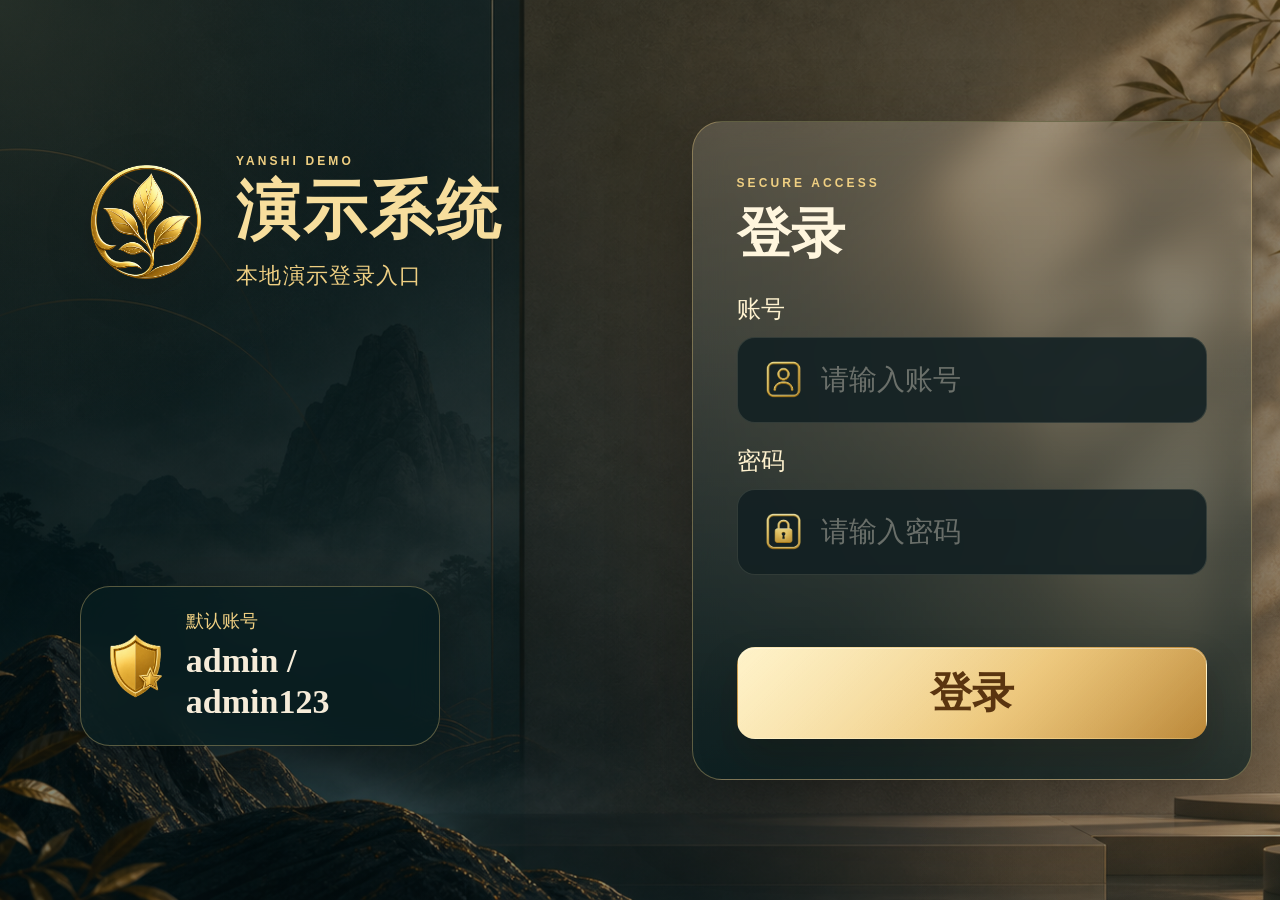
<file: index.html>
<!DOCTYPE html>
<html lang="zh-CN">
  <head>
    <meta charset="UTF-8" />
    <meta name="viewport" content="width=device-width, initial-scale=1.0" />
    <title>演示系统 - 首页</title>
    <link rel="stylesheet" href="./assets/css/styles.css" />
  </head>
  <body class="home-page">
    <div class="shell">
      <header class="topbar">
        <div class="topbar-brand">
          <img src="./assets/images/icons/transparent/logo.png" alt="演示系统标识" />
          <div>
            <p class="eyebrow">Yanshi Demo</p>
            <h1>演示系统首页</h1>
          </div>
        </div>

        <div class="topbar-actions">
          <div class="topbar-user">
            <div class="topbar-user-icon">
              <img src="./assets/images/icons/transparent/user.png" alt="" />
            </div>
            <div id="user-meta" class="user-meta"></div>
            <span id="user-role-badge" class="role-badge">管理员</span>
          </div>

          <button id="logout-button" class="ghost-button" type="button">
            <img src="./assets/images/icons/transparent/logout.png" alt="" />
            <span>退出登录</span>
          </button>
        </div>
      </header>

      <main class="dashboard">
        <section class="welcome-panel">
          <div class="welcome-copy">
            <p class="eyebrow">Welcome Back</p>
            <h2 id="welcome-text">正在加载首页信息...</h2>
            <p class="hero-text">高效、安全、稳定、智能。这里是演示系统的首页工作台，可继续扩展业务入口与概览信息。</p>
          </div>
        </section>

        <section class="card-grid">
          <article class="info-card">
            <div class="info-card-icon">
              <img src="./assets/images/icons/transparent/user.png" alt="" />
            </div>
            <div class="info-card-copy">
              <h3>当前用户</h3>
              <p id="user-name">--</p>
              <span>系统管理员账户</span>
            </div>
          </article>

          <article class="info-card">
            <div class="info-card-icon">
              <img src="./assets/images/icons/transparent/shield.png" alt="" />
            </div>
            <div class="info-card-copy">
              <h3>当前角色</h3>
              <p id="user-role">--</p>
              <span>拥有全部系统权限</span>
            </div>
          </article>

          <article class="info-card">
            <div class="info-card-icon">
              <img src="./assets/images/icons/transparent/monitor.png" alt="" />
            </div>
            <div class="info-card-copy">
              <h3>系统状态</h3>
              <p>运行正常</p>
              <span>本地服务连接良好</span>
            </div>
          </article>
        </section>

        <section class="actions-panel">
          <div class="panel-heading">
            <h3>快捷操作</h3>
            <button id="refresh-button" class="secondary-button panel-button" type="button">刷新数据</button>
          </div>
          <ul id="action-list" class="action-list"></ul>
        </section>
      </main>
    </div>
    <script src="./assets/js/common.js"></script>
    <script src="./assets/js/index.js"></script>
  </body>
</html>
</file>
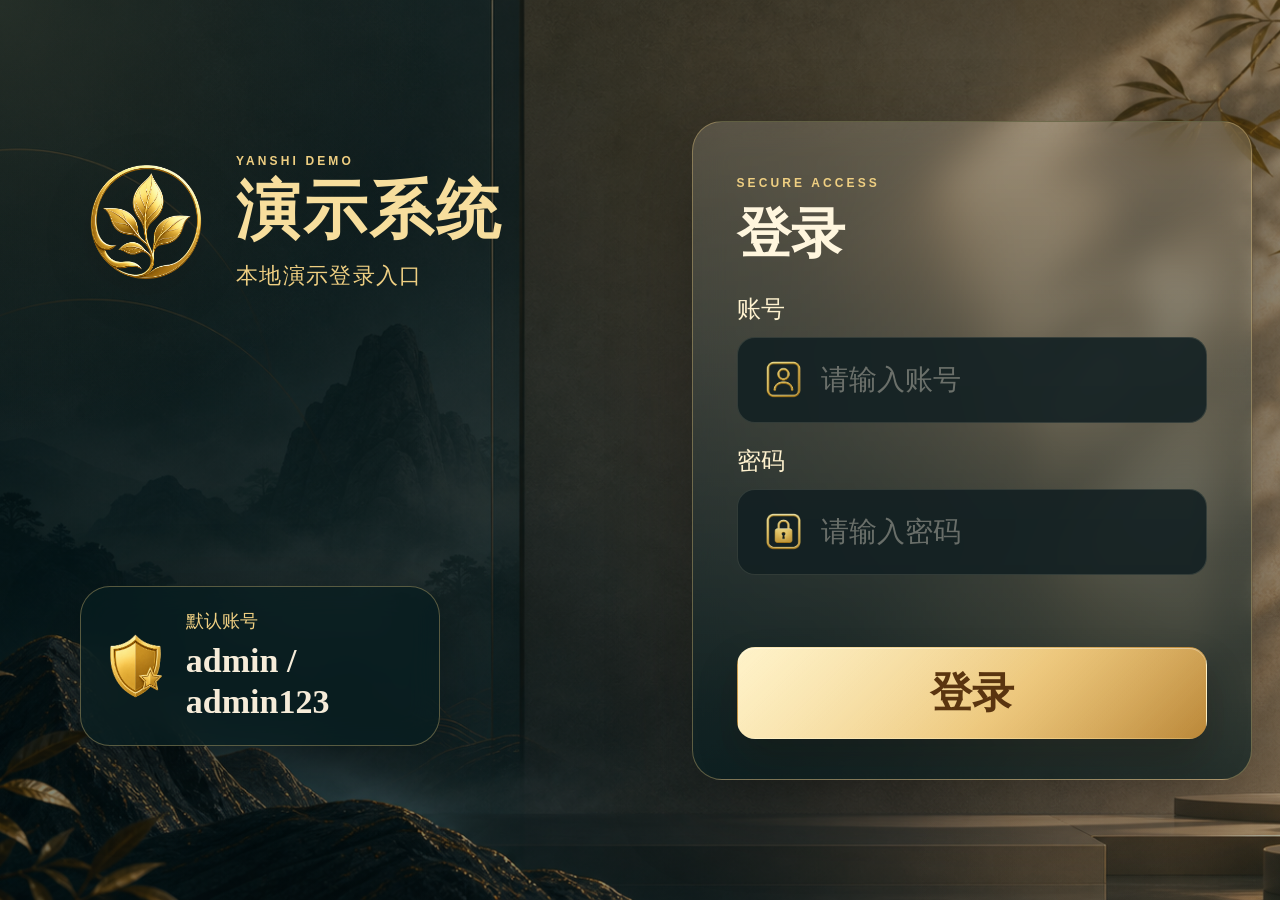
<file: login.html>
<!DOCTYPE html>
<html lang="zh-CN">
  <head>
    <meta charset="UTF-8" />
    <meta name="viewport" content="width=device-width, initial-scale=1.0" />
    <title>演示系统 - 登录</title>
    <link rel="stylesheet" href="./assets/css/styles.css" />
  </head>
  <body class="auth-page">
    <main class="auth-stage">
      <section class="auth-showcase">
        <div class="brand-mark">
          <img src="./assets/images/icons/transparent/logo.png" alt="演示系统标识" />
          <div>
            <p class="eyebrow">Yanshi Demo</p>
            <h1>演示系统</h1>
            <p class="showcase-subtitle">本地演示登录入口</p>
          </div>
        </div>

        <div class="auth-default-card">
          <img src="./assets/images/icons/transparent/shield.png" alt="" />
          <div>
            <span>默认账号</span>
            <strong>admin / admin123</strong>
          </div>
        </div>
      </section>

      <section class="auth-panel">
        <form id="login-form" class="auth-form">
          <div class="auth-form-header">
            <p class="eyebrow">Secure Access</p>
            <h2>登录</h2>
          </div>

          <label class="field">
            <span>账号</span>
            <span class="field-shell">
              <img class="field-icon" src="./assets/images/icons/transparent/account.png" alt="" />
              <input id="username" name="username" type="text" placeholder="请输入账号" autocomplete="username" />
            </span>
          </label>

          <label class="field">
            <span>密码</span>
            <span class="field-shell">
              <img class="field-icon" src="./assets/images/icons/transparent/lock.png" alt="" />
              <input id="password" name="password" type="password" placeholder="请输入密码" autocomplete="current-password" />
            </span>
          </label>

          <p id="form-message" class="form-message" aria-live="polite"></p>
          <button id="submit-button" class="primary-button auth-submit" type="submit">登录</button>
        </form>
      </section>
    </main>
    <script src="./assets/js/common.js"></script>
    <script src="./assets/js/login.js"></script>
  </body>
</html>
</file>
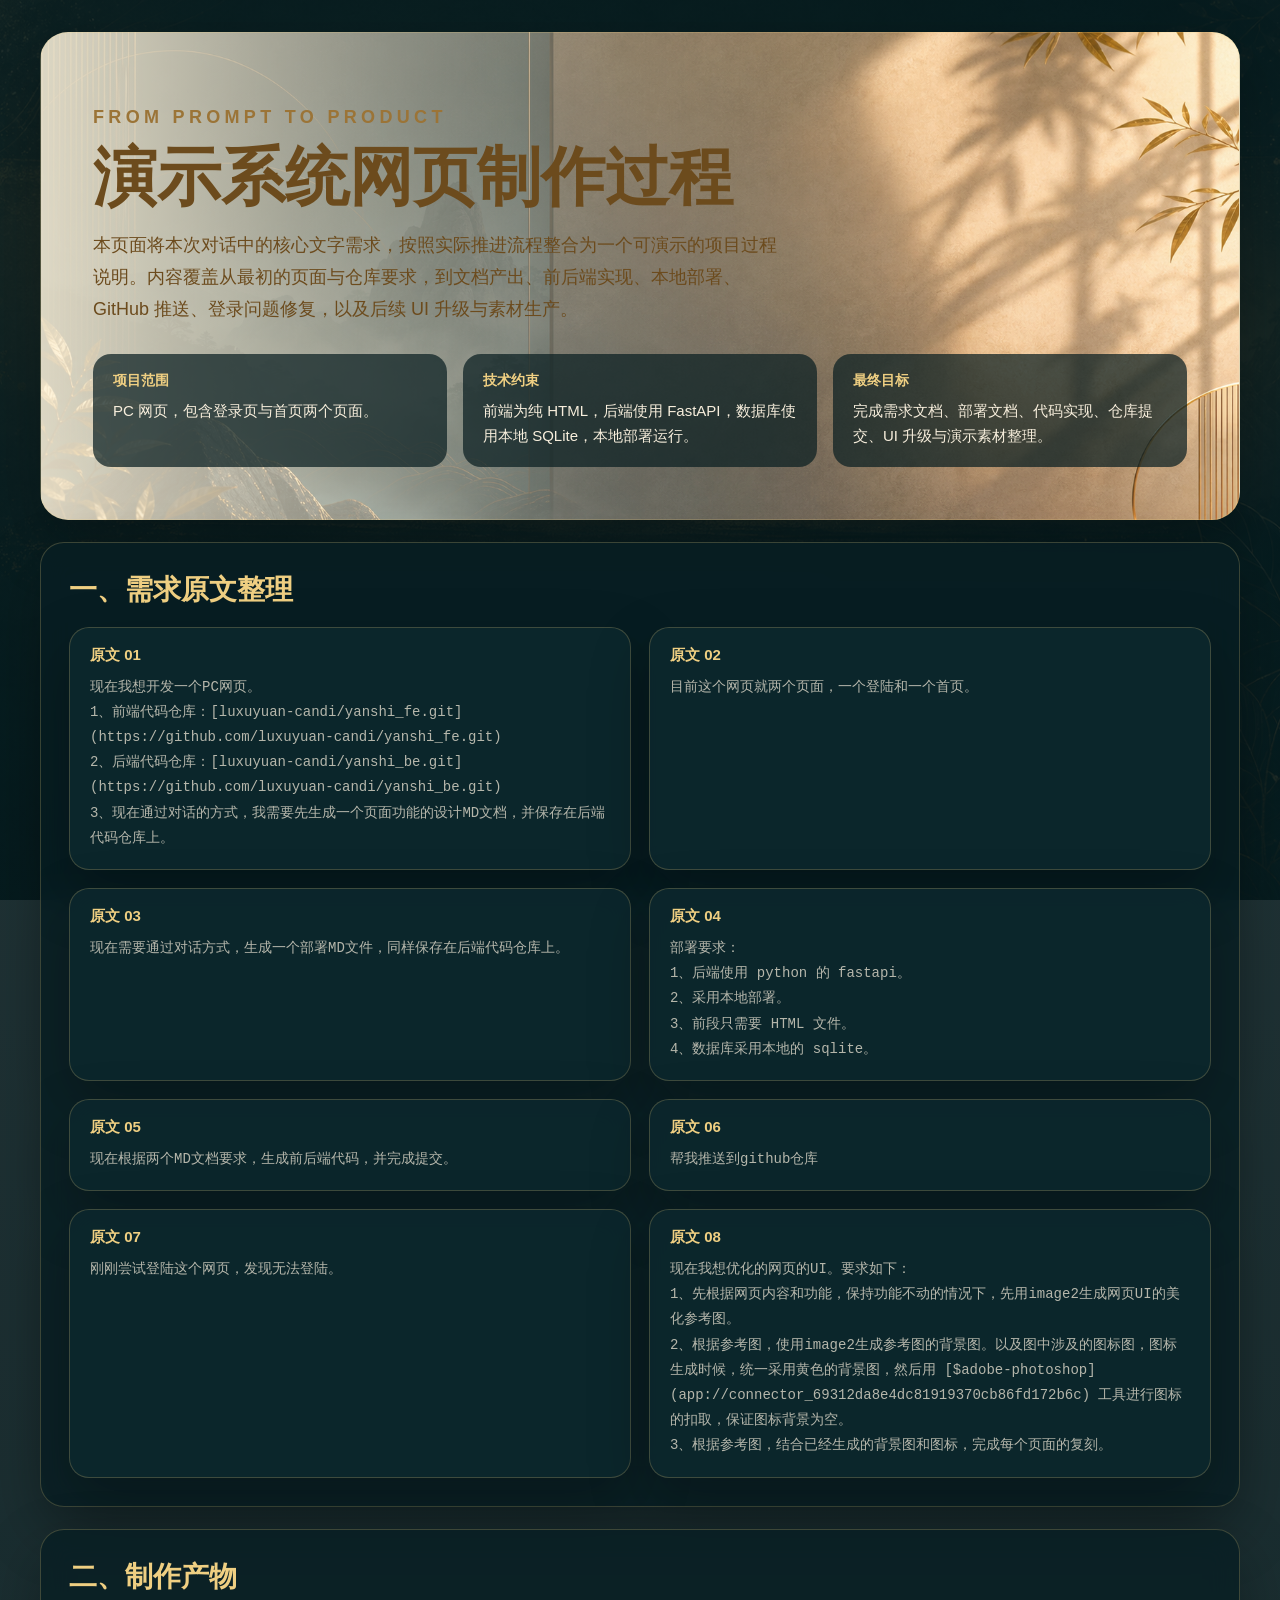
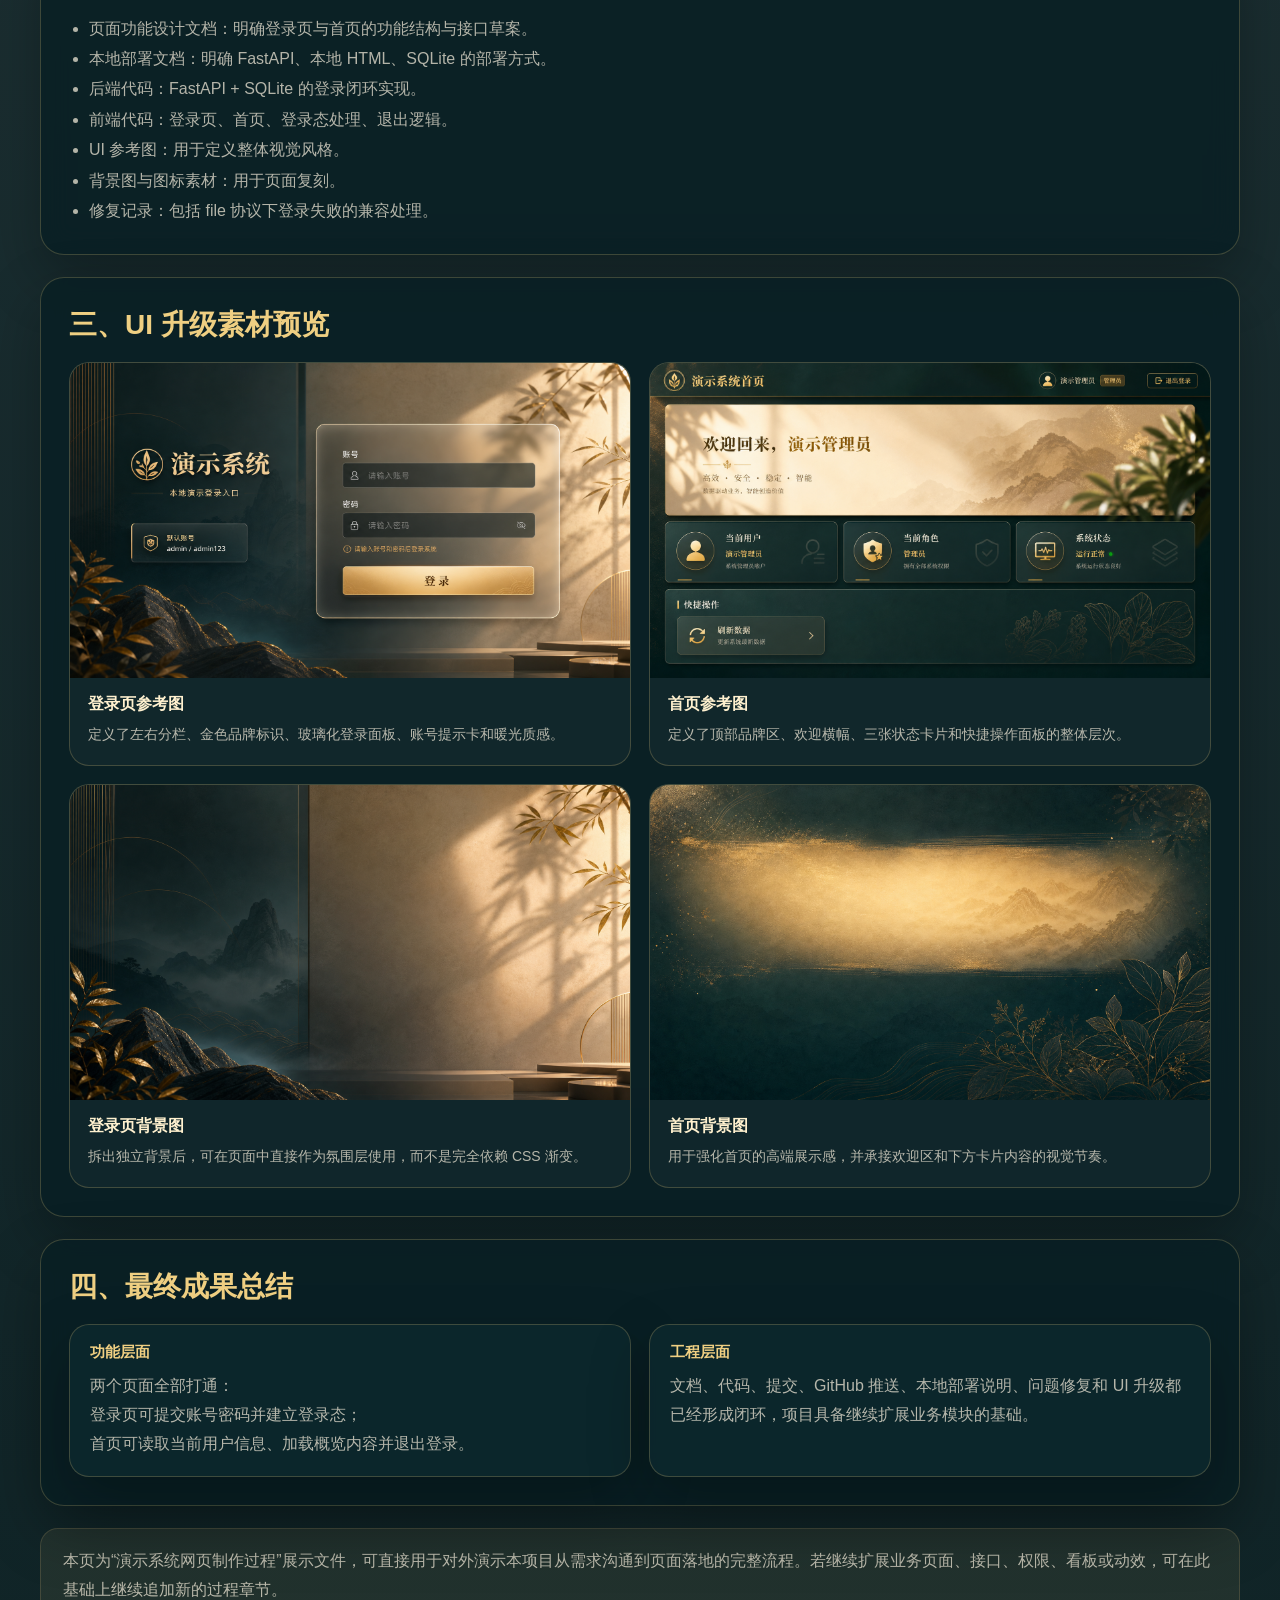
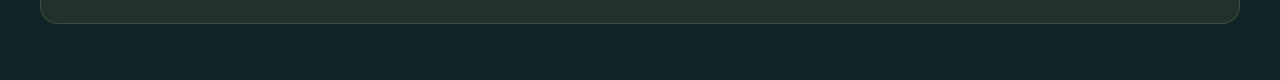
<file: process-demo.html>
<!DOCTYPE html>
<html lang="zh-CN">
  <head>
    <meta charset="UTF-8" />
    <meta name="viewport" content="width=device-width, initial-scale=1.0" />
    <title>演示系统制作过程</title>
    <style>
      :root {
        --bg: #061b1e;
        --panel: rgba(8, 31, 35, 0.8);
        --panel-strong: rgba(12, 40, 45, 0.92);
        --gold: #efcf82;
        --gold-soft: rgba(239, 207, 130, 0.2);
        --text: #f7eedc;
        --muted: rgba(247, 238, 220, 0.72);
        --line: rgba(239, 207, 130, 0.22);
        --shadow: 0 24px 60px rgba(0, 0, 0, 0.28);
      }

      * {
        box-sizing: border-box;
      }

      body {
        margin: 0;
        min-height: 100vh;
        font-family: "PingFang SC", "Noto Serif SC", "Segoe UI", sans-serif;
        color: var(--text);
        background:
          linear-gradient(180deg, rgba(6, 27, 30, 0.88), rgba(6, 27, 30, 0.96)),
          url("./assets/images/backgrounds/home-bg.png") center / cover fixed no-repeat;
      }

      .page {
        width: min(1200px, calc(100% - 32px));
        margin: 0 auto;
        padding: 32px 0 56px;
      }

      .hero,
      .section,
      .timeline-item,
      .quote {
        border: 1px solid var(--line);
        background: var(--panel);
        box-shadow: var(--shadow);
        backdrop-filter: blur(14px);
      }

      .hero {
        border-radius: 28px;
        overflow: hidden;
        background:
          linear-gradient(90deg, rgba(255, 246, 223, 0.86) 0%, rgba(255, 246, 223, 0.34) 44%, rgba(255, 246, 223, 0.06) 78%),
          url("./assets/images/backgrounds/login-bg.png") center / cover no-repeat;
        color: #6c4b1d;
        padding: 52px;
      }

      .eyebrow {
        margin: 0 0 10px;
        color: #9b7437;
        font-size: 12px;
        letter-spacing: 0.24em;
        text-transform: uppercase;
        font-weight: 700;
      }

      h1,
      h2,
      h3,
      p {
        margin: 0;
      }

      .hero h1 {
        font-size: clamp(36px, 5vw, 64px);
        line-height: 1.08;
      }

      .hero p {
        margin-top: 16px;
        max-width: 700px;
        font-size: 18px;
        line-height: 1.8;
      }

      .hero-grid {
        display: grid;
        grid-template-columns: repeat(3, minmax(0, 1fr));
        gap: 16px;
        margin-top: 28px;
      }

      .hero-card {
        padding: 18px 20px;
        border-radius: 18px;
        background: rgba(10, 31, 34, 0.72);
        color: var(--text);
      }

      .hero-card strong {
        display: block;
        color: var(--gold);
        font-size: 14px;
        margin-bottom: 8px;
      }

      .hero-card span {
        font-size: 15px;
        line-height: 1.7;
      }

      .section {
        margin-top: 22px;
        border-radius: 24px;
        padding: 28px;
      }

      .section h2 {
        font-size: 28px;
        color: var(--gold);
        margin-bottom: 18px;
      }

      .grid {
        display: grid;
        grid-template-columns: repeat(2, minmax(0, 1fr));
        gap: 18px;
      }

      .quote {
        border-radius: 20px;
        padding: 18px 20px;
        background: var(--panel-strong);
      }

      .quote strong {
        display: block;
        margin-bottom: 10px;
        color: var(--gold);
        font-size: 15px;
      }

      .quote p {
        color: var(--muted);
        line-height: 1.8;
        white-space: pre-line;
      }

      .verbatim {
        font-family: "SFMono-Regular", "Menlo", "Consolas", monospace;
        font-size: 14px;
      }

      .timeline {
        display: grid;
        gap: 16px;
      }

      .timeline-item {
        border-radius: 20px;
        padding: 22px;
      }

      .timeline-item h3 {
        font-size: 22px;
        color: #fff3d0;
        margin-bottom: 10px;
      }

      .timeline-item p {
        color: var(--muted);
        line-height: 1.8;
      }

      .timeline-item ul,
      .section ul {
        margin: 14px 0 0;
        padding-left: 20px;
        color: var(--muted);
        line-height: 1.9;
      }

      .assets {
        display: grid;
        grid-template-columns: repeat(2, minmax(0, 1fr));
        gap: 18px;
      }

      .asset-card {
        border-radius: 20px;
        overflow: hidden;
        background: rgba(255, 255, 255, 0.03);
        border: 1px solid var(--line);
      }

      .asset-card img {
        display: block;
        width: 100%;
        aspect-ratio: 16 / 9;
        object-fit: cover;
      }

      .asset-card div {
        padding: 16px 18px 18px;
      }

      .asset-card strong {
        display: block;
        color: #fff1cf;
        margin-bottom: 8px;
      }

      .asset-card span {
        color: var(--muted);
        line-height: 1.7;
        font-size: 14px;
      }

      .footer {
        margin-top: 22px;
        padding: 18px 22px;
        border-radius: 18px;
        background: rgba(239, 207, 130, 0.08);
        border: 1px solid rgba(239, 207, 130, 0.16);
        color: var(--muted);
        line-height: 1.8;
      }

      @media (max-width: 900px) {
        .hero,
        .section {
          padding: 22px;
        }

        .hero-grid,
        .grid,
        .assets {
          grid-template-columns: 1fr;
        }
      }
    </style>
  </head>
  <body>
    <main class="page">
      <section class="hero">
        <p class="eyebrow">From Prompt To Product</p>
        <h1>演示系统网页制作过程</h1>
        <p>
          本页面将本次对话中的核心文字需求，按照实际推进流程整合为一个可演示的项目过程说明。内容覆盖从最初的页面与仓库要求，到文档产出、前后端实现、本地部署、GitHub 推送、登录问题修复，以及后续 UI 升级与素材生产。
        </p>

        <div class="hero-grid">
          <div class="hero-card">
            <strong>项目范围</strong>
            <span>PC 网页，包含登录页与首页两个页面。</span>
          </div>
          <div class="hero-card">
            <strong>技术约束</strong>
            <span>前端为纯 HTML，后端使用 FastAPI，数据库使用本地 SQLite，本地部署运行。</span>
          </div>
          <div class="hero-card">
            <strong>最终目标</strong>
            <span>完成需求文档、部署文档、代码实现、仓库提交、UI 升级与演示素材整理。</span>
          </div>
        </div>
      </section>

      <section class="section">
        <h2>一、需求原文整理</h2>
        <div class="grid">
          <article class="quote">
            <strong>原文 01</strong>
            <p class="verbatim">现在我想开发一个PC网页。
1、前端代码仓库：[luxuyuan-candi/yanshi_fe.git](https://github.com/luxuyuan-candi/yanshi_fe.git)
2、后端代码仓库：[luxuyuan-candi/yanshi_be.git](https://github.com/luxuyuan-candi/yanshi_be.git)
3、现在通过对话的方式，我需要先生成一个页面功能的设计MD文档，并保存在后端代码仓库上。</p>
          </article>
          <article class="quote">
            <strong>原文 02</strong>
            <p class="verbatim">目前这个网页就两个页面，一个登陆和一个首页。</p>
          </article>
          <article class="quote">
            <strong>原文 03</strong>
            <p class="verbatim">现在需要通过对话方式，生成一个部署MD文件，同样保存在后端代码仓库上。</p>
          </article>
          <article class="quote">
            <strong>原文 04</strong>
            <p class="verbatim">部署要求：
1、后端使用 python 的 fastapi。
2、采用本地部署。
3、前段只需要 HTML 文件。
4、数据库采用本地的 sqlite。</p>
          </article>
          <article class="quote">
            <strong>原文 05</strong>
            <p class="verbatim">现在根据两个MD文档要求，生成前后端代码，并完成提交。</p>
          </article>
          <article class="quote">
            <strong>原文 06</strong>
            <p class="verbatim">帮我推送到github仓库</p>
          </article>
          <article class="quote">
            <strong>原文 07</strong>
            <p class="verbatim">刚刚尝试登陆这个网页，发现无法登陆。</p>
          </article>
          <article class="quote">
            <strong>原文 08</strong>
            <p class="verbatim">现在我想优化的网页的UI。要求如下：
1、先根据网页内容和功能，保持功能不动的情况下，先用image2生成网页UI的美化参考图。
2、根据参考图，使用image2生成参考图的背景图。以及图中涉及的图标图，图标生成时候，统一采用黄色的背景图，然后用 [$adobe-photoshop](app://connector_69312da8e4dc81919370cb86fd172b6c) 工具进行图标的扣取，保证图标背景为空。
3、根据参考图，结合已经生成的背景图和图标，完成每个页面的复刻。</p>
          </article>
        </div>
      </section>

      <section class="section">
        <h2>二、制作产物</h2>
        <ul>
          <li>页面功能设计文档：明确登录页与首页的功能结构与接口草案。</li>
          <li>本地部署文档：明确 FastAPI、本地 HTML、SQLite 的部署方式。</li>
          <li>后端代码：FastAPI + SQLite 的登录闭环实现。</li>
          <li>前端代码：登录页、首页、登录态处理、退出逻辑。</li>
          <li>UI 参考图：用于定义整体视觉风格。</li>
          <li>背景图与图标素材：用于页面复刻。</li>
          <li>修复记录：包括 file 协议下登录失败的兼容处理。</li>
        </ul>
      </section>

      <section class="section">
        <h2>三、UI 升级素材预览</h2>
        <div class="assets">
          <article class="asset-card">
            <img src="./assets/images/reference/login-reference.png" alt="登录页参考图" />
            <div>
              <strong>登录页参考图</strong>
              <span>定义了左右分栏、金色品牌标识、玻璃化登录面板、账号提示卡和暖光质感。</span>
            </div>
          </article>

          <article class="asset-card">
            <img src="./assets/images/reference/home-reference.png" alt="首页参考图" />
            <div>
              <strong>首页参考图</strong>
              <span>定义了顶部品牌区、欢迎横幅、三张状态卡片和快捷操作面板的整体层次。</span>
            </div>
          </article>

          <article class="asset-card">
            <img src="./assets/images/backgrounds/login-bg.png" alt="登录页背景图" />
            <div>
              <strong>登录页背景图</strong>
              <span>拆出独立背景后，可在页面中直接作为氛围层使用，而不是完全依赖 CSS 渐变。</span>
            </div>
          </article>

          <article class="asset-card">
            <img src="./assets/images/backgrounds/home-bg.png" alt="首页背景图" />
            <div>
              <strong>首页背景图</strong>
              <span>用于强化首页的高端展示感，并承接欢迎区和下方卡片内容的视觉节奏。</span>
            </div>
          </article>
        </div>
      </section>

      <section class="section">
        <h2>四、最终成果总结</h2>
        <div class="grid">
          <article class="quote">
            <strong>功能层面</strong>
            <p>两个页面全部打通：
登录页可提交账号密码并建立登录态；
首页可读取当前用户信息、加载概览内容并退出登录。</p>
          </article>

          <article class="quote">
            <strong>工程层面</strong>
            <p>文档、代码、提交、GitHub 推送、本地部署说明、问题修复和 UI 升级都已经形成闭环，项目具备继续扩展业务模块的基础。</p>
          </article>
        </div>
      </section>

      <div class="footer">
        本页为“演示系统网页制作过程”展示文件，可直接用于对外演示本项目从需求沟通到页面落地的完整流程。若继续扩展业务页面、接口、权限、看板或动效，可在此基础上继续追加新的过程章节。
      </div>
    </main>
  </body>
</html>
</file>
<file: assets/css/styles.css>
:root {
  --page-bg: #071d20;
  --surface: rgba(7, 29, 32, 0.74);
  --surface-strong: rgba(9, 34, 38, 0.9);
  --surface-soft: rgba(255, 244, 221, 0.08);
  --gold: #efcf82;
  --gold-strong: #f7de9d;
  --gold-deep: #9f7331;
  --text: #f6ecd9;
  --muted: rgba(246, 236, 217, 0.72);
  --line: rgba(239, 207, 130, 0.34);
  --line-soft: rgba(239, 207, 130, 0.14);
  --danger: #f3b068;
  --shadow: 0 26px 80px rgba(0, 0, 0, 0.34);
}

* {
  box-sizing: border-box;
}

html {
  min-height: 100%;
}

body {
  margin: 0;
  min-height: 100vh;
  color: var(--text);
  font-family: "PingFang SC", "Noto Serif SC", "Songti SC", serif;
  background-color: var(--page-bg);
}

img {
  display: block;
  max-width: 100%;
}

button,
input {
  font: inherit;
}

.auth-page,
.home-page {
  position: relative;
}

.auth-page::before,
.home-page::before {
  content: "";
  position: fixed;
  inset: 0;
  background-position: center;
  background-size: cover;
  background-repeat: no-repeat;
  z-index: -3;
}

.auth-page::before {
  background-image:
    linear-gradient(135deg, rgba(3, 17, 19, 0.55), rgba(3, 17, 19, 0.35)),
    url("../images/backgrounds/login-bg.png");
}

.home-page::before {
  background-image:
    linear-gradient(180deg, rgba(3, 17, 19, 0.48), rgba(3, 17, 19, 0.18)),
    url("../images/backgrounds/home-bg.png");
}

.auth-page::after,
.home-page::after {
  content: "";
  position: fixed;
  inset: 0;
  background:
    radial-gradient(circle at top left, rgba(247, 222, 157, 0.12), transparent 28%),
    radial-gradient(circle at bottom right, rgba(247, 222, 157, 0.08), transparent 24%);
  z-index: -2;
  pointer-events: none;
}

.auth-stage,
.shell {
  width: min(1400px, calc(100% - 56px));
  margin: 0 auto;
}

.auth-stage {
  min-height: 100vh;
  display: grid;
  grid-template-columns: minmax(420px, 1.05fr) minmax(420px, 0.95fr);
  gap: 44px;
  align-items: center;
  padding: 36px 0;
}

.auth-showcase {
  min-height: 720px;
  padding: 64px 52px;
  display: flex;
  flex-direction: column;
  justify-content: space-between;
}

.brand-mark {
  display: flex;
  align-items: center;
  gap: 24px;
}

.brand-mark img {
  width: 132px;
  height: 132px;
  object-fit: contain;
  filter: drop-shadow(0 10px 24px rgba(0, 0, 0, 0.2));
}

.brand-mark h1,
.topbar h1 {
  margin: 10px 0 0;
  font-size: clamp(40px, 5vw, 72px);
  line-height: 1.04;
  color: var(--gold-strong);
  letter-spacing: 0.04em;
}

.showcase-subtitle {
  margin: 16px 0 0;
  font-size: 22px;
  color: var(--gold);
  letter-spacing: 0.06em;
}

.eyebrow {
  margin: 0;
  color: var(--gold);
  font-family: "Segoe UI", sans-serif;
  font-size: 12px;
  font-weight: 600;
  letter-spacing: 0.26em;
  text-transform: uppercase;
}

.auth-default-card,
.auth-panel,
.topbar,
.info-card,
.actions-panel {
  border: 1px solid var(--line);
  border-radius: 30px;
  background: var(--surface);
  box-shadow: var(--shadow);
  backdrop-filter: blur(16px);
}

.auth-default-card {
  width: min(360px, 100%);
  padding: 22px 24px;
  display: flex;
  align-items: center;
  gap: 18px;
}

.auth-default-card img {
  width: 72px;
  height: 72px;
  object-fit: contain;
}

.auth-default-card span,
.auth-default-card strong {
  display: block;
}

.auth-default-card span {
  color: var(--gold);
  font-size: 18px;
  margin-bottom: 8px;
}

.auth-default-card strong {
  font-size: 34px;
  line-height: 1.2;
}

.auth-panel {
  justify-self: end;
  width: min(100%, 700px);
  padding: 54px 44px 40px;
  background: linear-gradient(180deg, rgba(247, 238, 221, 0.16), rgba(7, 29, 32, 0.72));
}

.auth-form {
  display: flex;
  flex-direction: column;
  gap: 22px;
}

.auth-form-header h2,
.panel-heading h3,
.info-card h3 {
  margin: 8px 0 0;
}

.auth-form-header h2 {
  font-size: 54px;
  color: #fff6de;
}

.field {
  display: flex;
  flex-direction: column;
  gap: 12px;
  font-size: 24px;
  color: #fff2cf;
}

.field-shell {
  display: flex;
  align-items: center;
  gap: 18px;
  min-height: 86px;
  padding: 0 26px;
  border-radius: 18px;
  background: rgba(19, 33, 35, 0.9);
  border: 1px solid rgba(255, 242, 207, 0.12);
  transition: border-color 0.2s ease, transform 0.2s ease, box-shadow 0.2s ease;
}

.field-shell:focus-within {
  border-color: rgba(239, 207, 130, 0.7);
  box-shadow: 0 0 0 4px rgba(239, 207, 130, 0.09);
  transform: translateY(-1px);
}

.field-icon {
  width: 42px;
  height: 42px;
  object-fit: contain;
  opacity: 0.9;
}

.field input {
  width: 100%;
  border: 0;
  outline: 0;
  padding: 0;
  background: transparent;
  color: #fff8e6;
  font-size: 28px;
}

.field input::placeholder {
  color: rgba(255, 248, 230, 0.36);
}

.form-message {
  min-height: 28px;
  margin: 0;
  color: var(--danger);
  font-size: 22px;
}

.primary-button,
.secondary-button,
.ghost-button {
  border: 1px solid transparent;
  cursor: pointer;
  transition: transform 0.18s ease, opacity 0.18s ease, box-shadow 0.18s ease, border-color 0.18s ease;
}

.primary-button:hover,
.secondary-button:hover,
.ghost-button:hover {
  transform: translateY(-1px);
}

.primary-button:disabled,
.secondary-button:disabled,
.ghost-button:disabled {
  opacity: 0.7;
  cursor: not-allowed;
  transform: none;
}

.auth-submit {
  min-height: 92px;
  border-radius: 18px;
  font-size: 42px;
  font-weight: 700;
  color: #5a3510;
  background:
    linear-gradient(135deg, rgba(255, 247, 221, 0.42), rgba(255, 247, 221, 0.02)),
    linear-gradient(135deg, #fff0bc 0%, #e9bd67 58%, #b98535 100%);
  box-shadow: inset 0 1px 0 rgba(255, 255, 255, 0.35), 0 22px 40px rgba(20, 11, 2, 0.24);
}

.shell {
  padding: 28px 0 36px;
}

.topbar {
  display: flex;
  align-items: center;
  justify-content: space-between;
  gap: 24px;
  padding: 24px 30px;
}

.topbar-brand,
.topbar-user {
  display: flex;
  align-items: center;
  gap: 16px;
}

.topbar-brand img {
  width: 72px;
  height: 72px;
  object-fit: contain;
}

.topbar h1 {
  font-size: 52px;
}

.topbar-actions {
  display: flex;
  align-items: center;
  gap: 18px;
}

.topbar-user-icon {
  width: 68px;
  height: 68px;
  border-radius: 50%;
  display: grid;
  place-items: center;
  border: 1px solid var(--line);
  background: rgba(255, 244, 221, 0.08);
}

.topbar-user-icon img {
  width: 42px;
  height: 42px;
}

.user-meta {
  min-width: 160px;
}

.user-name-text {
  display: block;
  font-size: 18px;
  font-weight: 700;
}

.user-subtext {
  display: block;
  margin-top: 4px;
  font-size: 13px;
  color: var(--muted);
}

.role-badge {
  padding: 10px 18px;
  border-radius: 14px;
  background: rgba(239, 207, 130, 0.14);
  border: 1px solid rgba(239, 207, 130, 0.28);
  color: var(--gold-strong);
  font-size: 14px;
  font-weight: 700;
  white-space: nowrap;
}

.ghost-button {
  display: inline-flex;
  align-items: center;
  gap: 10px;
  min-height: 58px;
  padding: 0 22px;
  border-radius: 16px;
  background: rgba(4, 23, 26, 0.58);
  border-color: rgba(239, 207, 130, 0.36);
  color: var(--gold-strong);
}

.ghost-button img {
  width: 24px;
  height: 24px;
}

.dashboard {
  display: grid;
  gap: 20px;
  margin-top: 22px;
}

.welcome-panel {
  min-height: 330px;
  padding: 58px 64px;
  border-radius: 32px;
  border: 1px solid rgba(239, 207, 130, 0.25);
  background:
    linear-gradient(90deg, rgba(255, 247, 221, 0.8) 0%, rgba(255, 247, 221, 0.42) 42%, rgba(255, 247, 221, 0.08) 72%),
    url("../images/backgrounds/login-bg.png") center/cover no-repeat;
  color: #78562b;
  overflow: hidden;
}

.welcome-copy {
  max-width: 56%;
}

.welcome-panel .eyebrow {
  color: #91672d;
}

.welcome-panel h2 {
  margin: 12px 0 16px;
  font-size: clamp(46px, 4vw, 72px);
  line-height: 1.08;
  color: #6b4717;
}

.hero-text {
  margin: 0;
  color: rgba(91, 63, 23, 0.86);
  font-size: 20px;
  line-height: 1.8;
}

.card-grid {
  display: grid;
  grid-template-columns: repeat(3, minmax(0, 1fr));
  gap: 18px;
}

.info-card {
  min-height: 220px;
  padding: 28px;
  display: flex;
  align-items: center;
  gap: 22px;
}

.info-card-icon {
  width: 124px;
  height: 124px;
  flex: 0 0 124px;
  border-radius: 50%;
  border: 1px solid var(--line);
  display: grid;
  place-items: center;
  background: rgba(255, 244, 221, 0.06);
}

.info-card-icon img {
  width: 86px;
  height: 86px;
  object-fit: contain;
}

.info-card-copy h3 {
  font-size: 26px;
  color: #fff3d7;
}

.info-card-copy p {
  margin: 16px 0 10px;
  font-size: 44px;
  font-weight: 700;
  color: var(--gold-strong);
}

.info-card-copy span {
  font-size: 18px;
  color: var(--muted);
}

.actions-panel {
  min-height: 220px;
  padding: 28px 32px 32px;
}

.panel-heading {
  display: flex;
  align-items: center;
  justify-content: space-between;
  gap: 16px;
}

.panel-heading h3 {
  font-size: 34px;
}

.secondary-button {
  min-height: 52px;
  padding: 0 18px;
  border-radius: 14px;
  color: var(--gold-strong);
  background: rgba(255, 244, 221, 0.08);
  border-color: rgba(239, 207, 130, 0.28);
}

.action-list {
  margin: 26px 0 0;
  padding: 0;
  list-style: none;
  display: grid;
  gap: 14px;
}

.action-item {
  display: flex;
  align-items: center;
  justify-content: space-between;
  gap: 18px;
  padding: 24px 26px;
  border-radius: 20px;
  background: linear-gradient(135deg, rgba(255, 244, 221, 0.12), rgba(255, 244, 221, 0.04));
  border: 1px solid var(--line-soft);
}

.action-item-main {
  display: flex;
  align-items: center;
  gap: 18px;
}

.action-item-icon {
  width: 86px;
  height: 86px;
  border-radius: 18px;
  display: grid;
  place-items: center;
  background: rgba(255, 244, 221, 0.08);
  border: 1px solid rgba(239, 207, 130, 0.18);
}

.action-item-icon img {
  width: 52px;
  height: 52px;
}

.action-item-title {
  display: block;
  font-size: 22px;
  font-weight: 700;
  color: #fff1cf;
}

.action-item-subtitle {
  display: block;
  margin-top: 6px;
  color: var(--muted);
  font-size: 16px;
}

.action-item-arrow {
  font-size: 34px;
  color: var(--gold);
}

@media (max-width: 1180px) {
  .auth-stage {
    grid-template-columns: 1fr;
    gap: 24px;
    padding: 24px 0 36px;
  }

  .auth-showcase {
    min-height: auto;
    padding: 22px 8px;
    gap: 28px;
  }

  .auth-panel {
    justify-self: stretch;
    width: 100%;
  }

  .welcome-copy {
    max-width: 100%;
  }

  .card-grid {
    grid-template-columns: 1fr;
  }

  .topbar,
  .topbar-actions,
  .topbar-user {
    align-items: flex-start;
    flex-direction: column;
  }
}

@media (max-width: 768px) {
  .auth-stage,
  .shell {
    width: min(100% - 24px, 1400px);
  }

  .brand-mark {
    flex-direction: column;
    align-items: flex-start;
  }

  .brand-mark h1,
  .topbar h1 {
    font-size: 34px;
  }

  .showcase-subtitle,
  .field,
  .form-message,
  .info-card-copy span,
  .hero-text {
    font-size: 16px;
  }

  .auth-panel {
    padding: 28px 20px 24px;
  }

  .auth-form-header h2,
  .welcome-panel h2 {
    font-size: 32px;
  }

  .field-shell,
  .auth-submit {
    min-height: 64px;
  }

  .field input,
  .auth-submit,
  .info-card-copy p {
    font-size: 24px;
  }

  .welcome-panel,
  .actions-panel,
  .info-card,
  .topbar {
    padding: 22px 18px;
  }

  .info-card {
    flex-direction: column;
    align-items: flex-start;
  }
}
</file>
